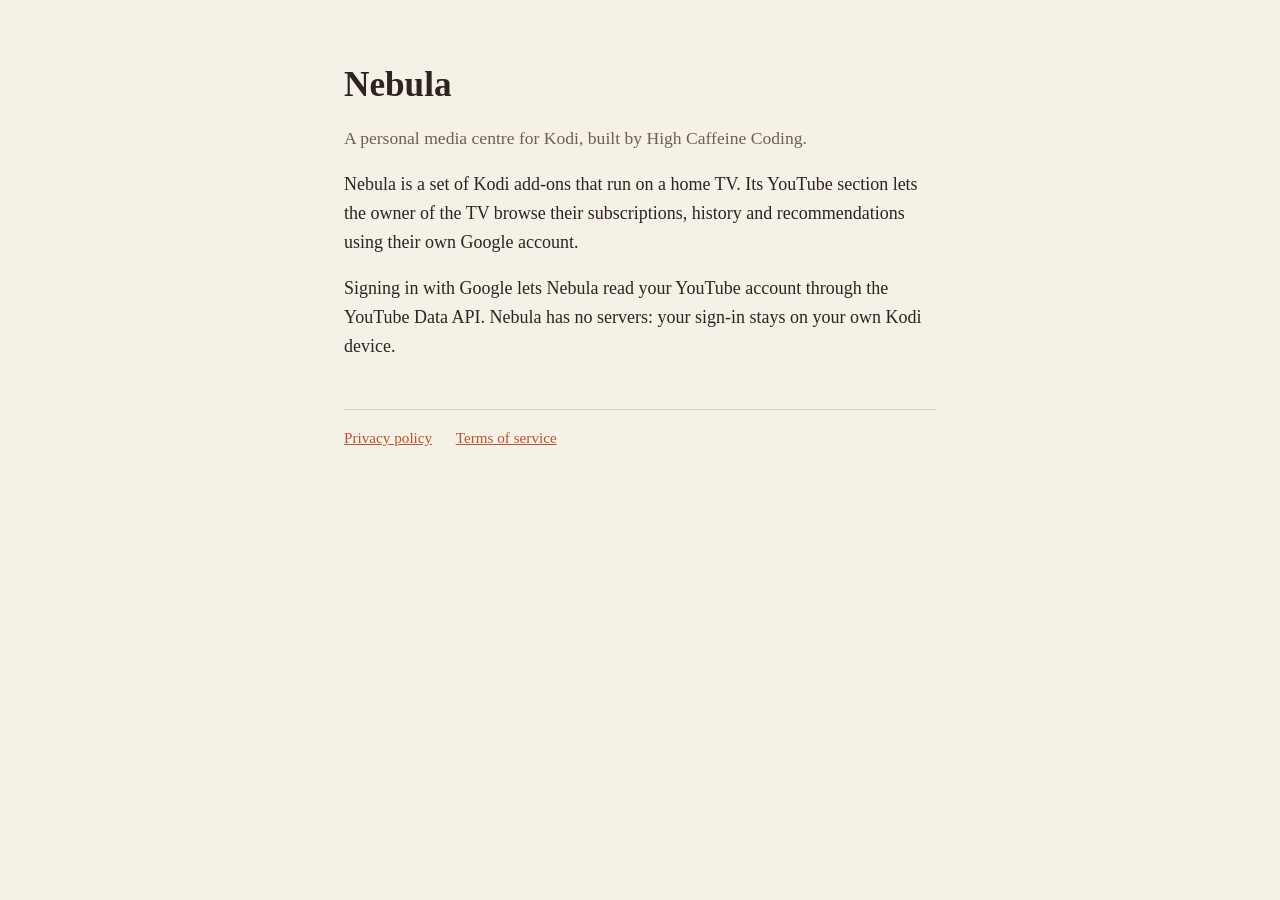
<file: index.html>
<!doctype html>
<html lang="en">
<head>
  <meta charset="utf-8">
  <meta name="viewport" content="width=device-width, initial-scale=1">
  <title>Nebula</title>
  <link rel="stylesheet" href="/style.css">
</head>
<body>
  <main>
    <h1>Nebula</h1>
    <p class="lede">A personal media centre for Kodi, built by High Caffeine Coding.</p>

    <p>Nebula is a set of Kodi add-ons that run on a home TV. Its YouTube section lets the owner of the TV browse their subscriptions, history and recommendations using their own Google account.</p>

    <p>Signing in with Google lets Nebula read your YouTube account through the YouTube Data API. Nebula has no servers: your sign-in stays on your own Kodi device.</p>

    <nav>
      <a href="/privacy.html">Privacy policy</a>
      <a href="/terms.html">Terms of service</a>
    </nav>
  </main>
</body>
</html>
</file>
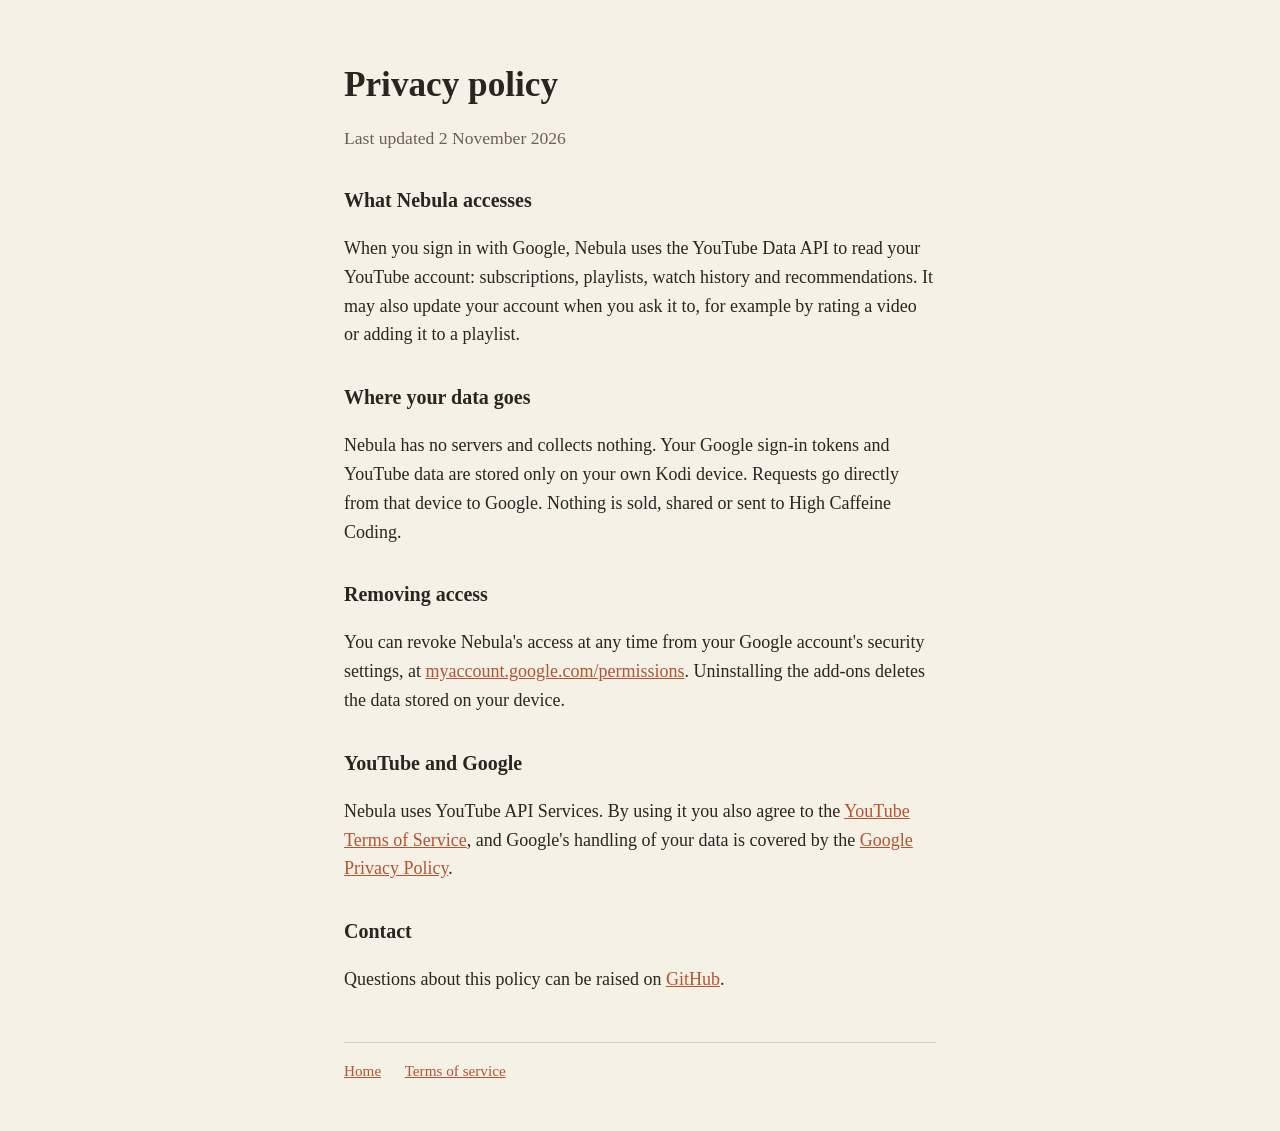
<file: privacy.html>
<!doctype html>
<html lang="en">
<head>
  <meta charset="utf-8">
  <meta name="viewport" content="width=device-width, initial-scale=1">
  <title>Privacy policy · Nebula</title>
  <link rel="stylesheet" href="/style.css">
</head>
<body>
  <main>
    <h1>Privacy policy</h1>
    <p class="lede">Last updated 2 November 2026</p>

    <h2>What Nebula accesses</h2>
    <p>When you sign in with Google, Nebula uses the YouTube Data API to read your YouTube account: subscriptions, playlists, watch history and recommendations. It may also update your account when you ask it to, for example by rating a video or adding it to a playlist.</p>

    <h2>Where your data goes</h2>
    <p>Nebula has no servers and collects nothing. Your Google sign-in tokens and YouTube data are stored only on your own Kodi device. Requests go directly from that device to Google. Nothing is sold, shared or sent to High Caffeine Coding.</p>

    <h2>Removing access</h2>
    <p>You can revoke Nebula's access at any time from your Google account's security settings, at <a href="https://myaccount.google.com/permissions">myaccount.google.com/permissions</a>. Uninstalling the add-ons deletes the data stored on your device.</p>

    <h2>YouTube and Google</h2>
    <p>Nebula uses YouTube API Services. By using it you also agree to the <a href="https://www.youtube.com/t/terms">YouTube Terms of Service</a>, and Google's handling of your data is covered by the <a href="https://policies.google.com/privacy">Google Privacy Policy</a>.</p>

    <h2>Contact</h2>
    <p>Questions about this policy can be raised on <a href="https://github.com/highcaffeinecoding">GitHub</a>.</p>

    <nav>
      <a href="/">Home</a>
      <a href="/terms.html">Terms of service</a>
    </nav>
  </main>
</body>
</html>
</file>
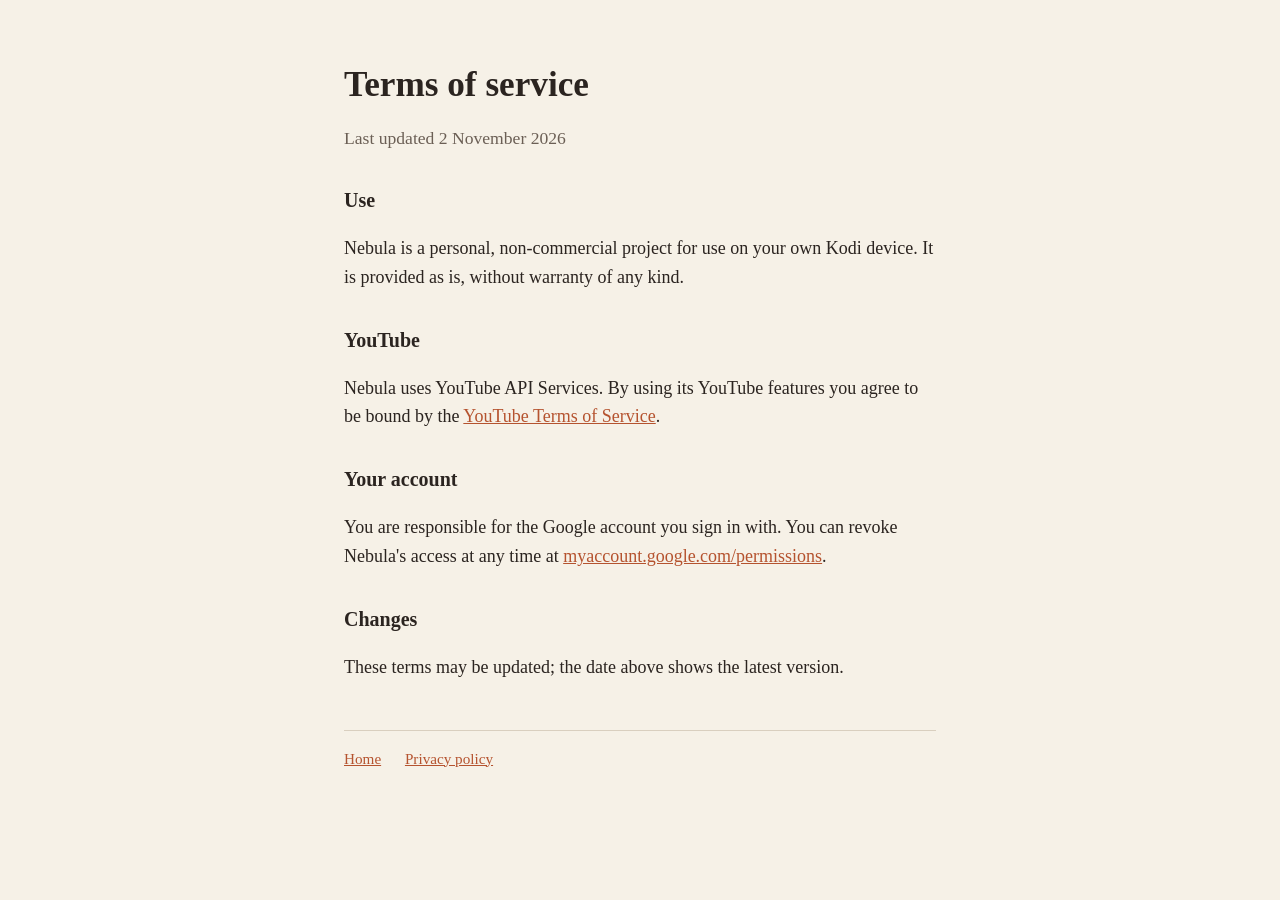
<file: terms.html>
<!doctype html>
<html lang="en">
<head>
  <meta charset="utf-8">
  <meta name="viewport" content="width=device-width, initial-scale=1">
  <title>Terms of service · Nebula</title>
  <link rel="stylesheet" href="/style.css">
</head>
<body>
  <main>
    <h1>Terms of service</h1>
    <p class="lede">Last updated 2 November 2026</p>

    <h2>Use</h2>
    <p>Nebula is a personal, non-commercial project for use on your own Kodi device. It is provided as is, without warranty of any kind.</p>

    <h2>YouTube</h2>
    <p>Nebula uses YouTube API Services. By using its YouTube features you agree to be bound by the <a href="https://www.youtube.com/t/terms">YouTube Terms of Service</a>.</p>

    <h2>Your account</h2>
    <p>You are responsible for the Google account you sign in with. You can revoke Nebula's access at any time at <a href="https://myaccount.google.com/permissions">myaccount.google.com/permissions</a>.</p>

    <h2>Changes</h2>
    <p>These terms may be updated; the date above shows the latest version.</p>

    <nav>
      <a href="/">Home</a>
      <a href="/privacy.html">Privacy policy</a>
    </nav>
  </main>
</body>
</html>
</file>
<file: style.css>
:root {
  --paper: #f6f1e7;
  --ink: #2b2420;
  --muted: #6b5f55;
  --accent: #b5532f;
}

* { box-sizing: border-box; }

body {
  margin: 0;
  background: var(--paper);
  color: var(--ink);
  font: 18px/1.6 Georgia, "Times New Roman", serif;
}

main {
  max-width: 40rem;
  margin: 0 auto;
  padding: 4rem 1.5rem 3rem;
}

h1 { font-size: 2.2rem; line-height: 1.2; margin: 0 0 0.5rem; }
h2 { font-size: 1.25rem; margin: 2rem 0 0.5rem; }
p, li { color: var(--ink); }
.lede { color: var(--muted); font-size: 1.1rem; }
a { color: var(--accent); }

nav {
  margin-top: 3rem;
  padding-top: 1rem;
  border-top: 1px solid #d9cfbf;
  font-size: 0.95rem;
}

nav a { margin-right: 1.25rem; }
</file>
